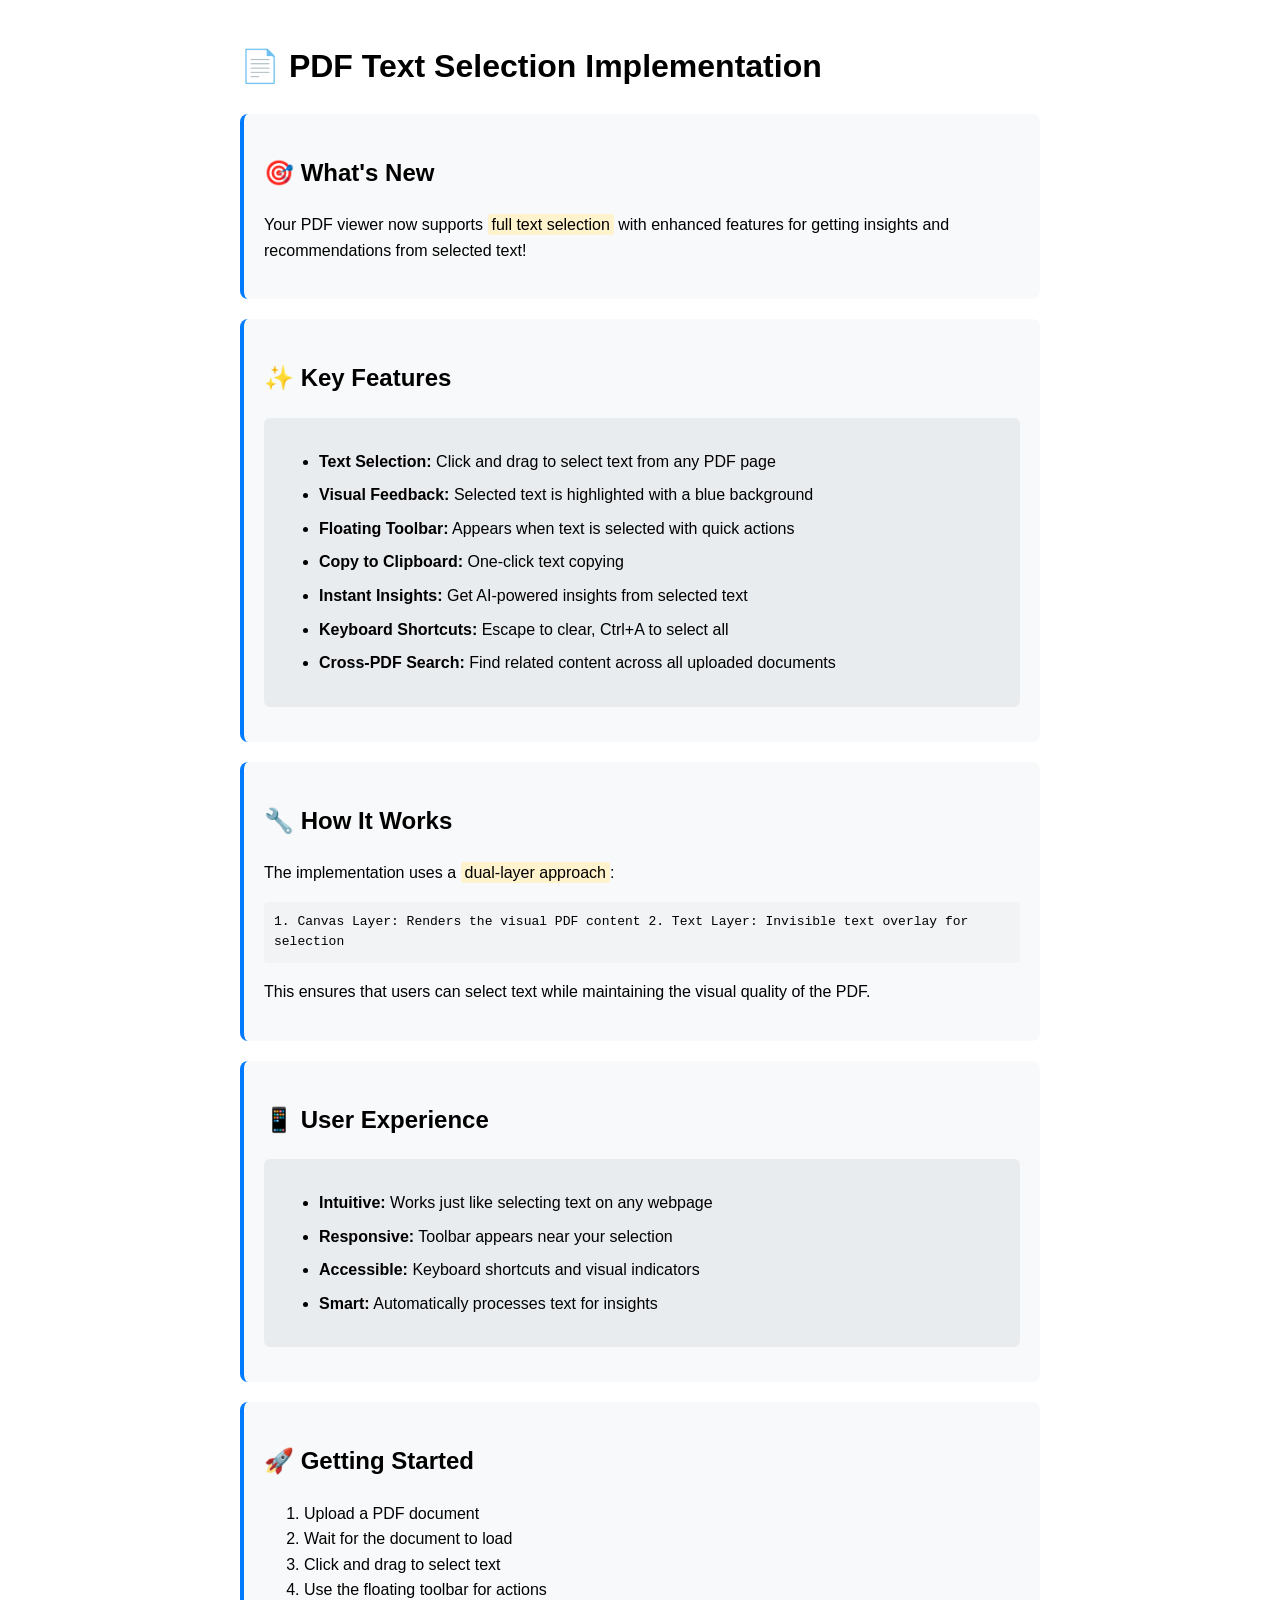
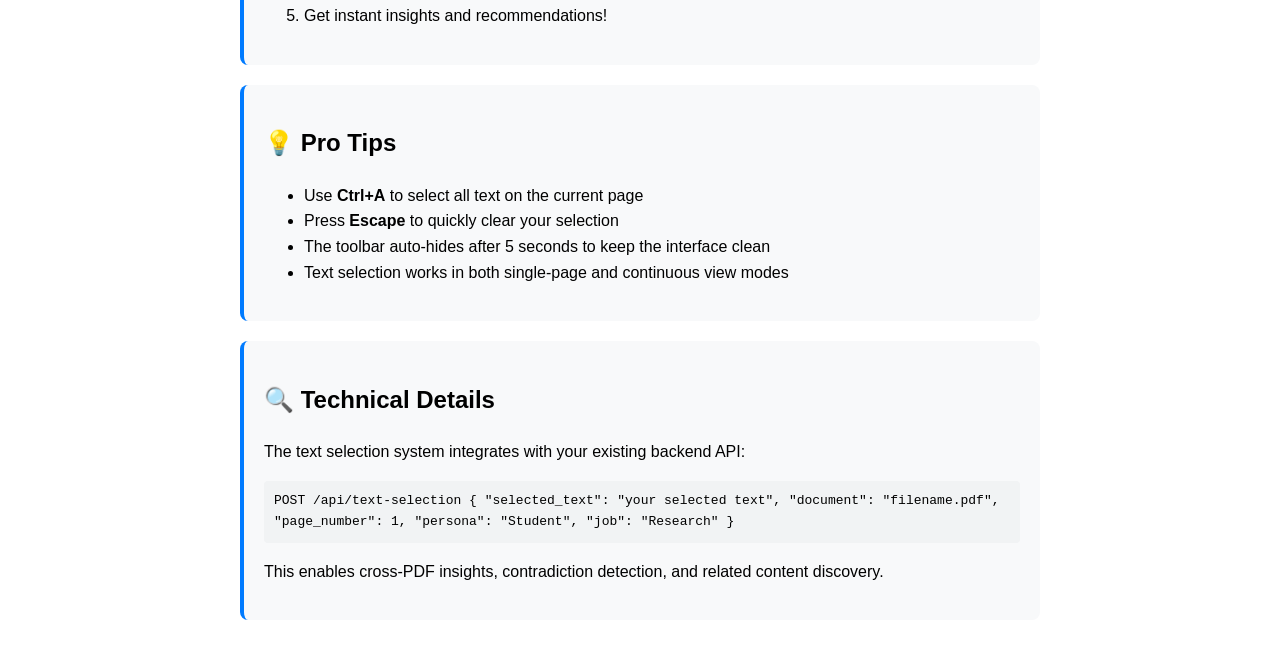
<file: test_text_selection_demo.html>
<!DOCTYPE html>
<html lang="en">

<head>
    <meta charset="UTF-8">
    <meta name="viewport" content="width=device-width, initial-scale=1.0">
    <title>PDF Text Selection Demo</title>
    <style>
        body {
            font-family: Arial, sans-serif;
            max-width: 800px;
            margin: 0 auto;
            padding: 20px;
            line-height: 1.6;
        }

        .demo-section {
            background: #f8f9fa;
            padding: 20px;
            margin: 20px 0;
            border-radius: 8px;
            border-left: 4px solid #007bff;
        }

        .feature-list {
            background: #e9ecef;
            padding: 15px;
            border-radius: 6px;
            margin: 15px 0;
        }

        .feature-list li {
            margin: 8px 0;
        }

        .highlight {
            background: #fff3cd;
            padding: 2px 4px;
            border-radius: 3px;
        }

        .code {
            background: #f1f3f4;
            padding: 10px;
            border-radius: 4px;
            font-family: monospace;
            margin: 10px 0;
        }
    </style>
</head>

<body>
    <h1>📄 PDF Text Selection Implementation</h1>

    <div class="demo-section">
        <h2>🎯 What's New</h2>
        <p>Your PDF viewer now supports <span class="highlight">full text selection</span> with enhanced features for
            getting insights and recommendations from selected text!</p>
    </div>

    <div class="demo-section">
        <h2>✨ Key Features</h2>
        <div class="feature-list">
            <ul>
                <li><strong>Text Selection:</strong> Click and drag to select text from any PDF page</li>
                <li><strong>Visual Feedback:</strong> Selected text is highlighted with a blue background</li>
                <li><strong>Floating Toolbar:</strong> Appears when text is selected with quick actions</li>
                <li><strong>Copy to Clipboard:</strong> One-click text copying</li>
                <li><strong>Instant Insights:</strong> Get AI-powered insights from selected text</li>
                <li><strong>Keyboard Shortcuts:</strong> Escape to clear, Ctrl+A to select all</li>
                <li><strong>Cross-PDF Search:</strong> Find related content across all uploaded documents</li>
            </ul>
        </div>
    </div>

    <div class="demo-section">
        <h2>🔧 How It Works</h2>
        <p>The implementation uses a <span class="highlight">dual-layer approach</span>:</p>
        <div class="code">
            1. Canvas Layer: Renders the visual PDF content
            2. Text Layer: Invisible text overlay for selection
        </div>
        <p>This ensures that users can select text while maintaining the visual quality of the PDF.</p>
    </div>

    <div class="demo-section">
        <h2>📱 User Experience</h2>
        <div class="feature-list">
            <ul>
                <li><strong>Intuitive:</strong> Works just like selecting text on any webpage</li>
                <li><strong>Responsive:</strong> Toolbar appears near your selection</li>
                <li><strong>Accessible:</strong> Keyboard shortcuts and visual indicators</li>
                <li><strong>Smart:</strong> Automatically processes text for insights</li>
            </ul>
        </div>
    </div>

    <div class="demo-section">
        <h2>🚀 Getting Started</h2>
        <ol>
            <li>Upload a PDF document</li>
            <li>Wait for the document to load</li>
            <li>Click and drag to select text</li>
            <li>Use the floating toolbar for actions</li>
            <li>Get instant insights and recommendations!</li>
        </ol>
    </div>

    <div class="demo-section">
        <h2>💡 Pro Tips</h2>
        <ul>
            <li>Use <strong>Ctrl+A</strong> to select all text on the current page</li>
            <li>Press <strong>Escape</strong> to quickly clear your selection</li>
            <li>The toolbar auto-hides after 5 seconds to keep the interface clean</li>
            <li>Text selection works in both single-page and continuous view modes</li>
        </ul>
    </div>

    <div class="demo-section">
        <h2>🔍 Technical Details</h2>
        <p>The text selection system integrates with your existing backend API:</p>
        <div class="code">
            POST /api/text-selection
            {
            "selected_text": "your selected text",
            "document": "filename.pdf",
            "page_number": 1,
            "persona": "Student",
            "job": "Research"
            }
        </div>
        <p>This enables cross-PDF insights, contradiction detection, and related content discovery.</p>
    </div>

    <script>
        // Add some interactivity to the demo
        document.addEventListener('DOMContentLoaded', function () {
            // Add click handlers to demo sections
            const sections = document.querySelectorAll('.demo-section');
            sections.forEach(section => {
                section.addEventListener('click', function () {
                    this.style.transform = 'scale(1.02)';
                    setTimeout(() => {
                        this.style.transform = 'scale(1)';
                    }, 200);
                });
            });

            // Add selection demo
            const demoText = document.querySelectorAll('p, li');
            demoText.forEach(element => {
                element.addEventListener('mouseup', function () {
                    const selection = window.getSelection();
                    if (selection.toString().trim()) {
                        // Show a simple demo of text selection
                        this.style.backgroundColor = '#e3f2fd';
                        setTimeout(() => {
                            this.style.backgroundColor = '';
                        }, 1000);
                    }
                });
            });
        });
    </script>
</body>

</html>
</file>
